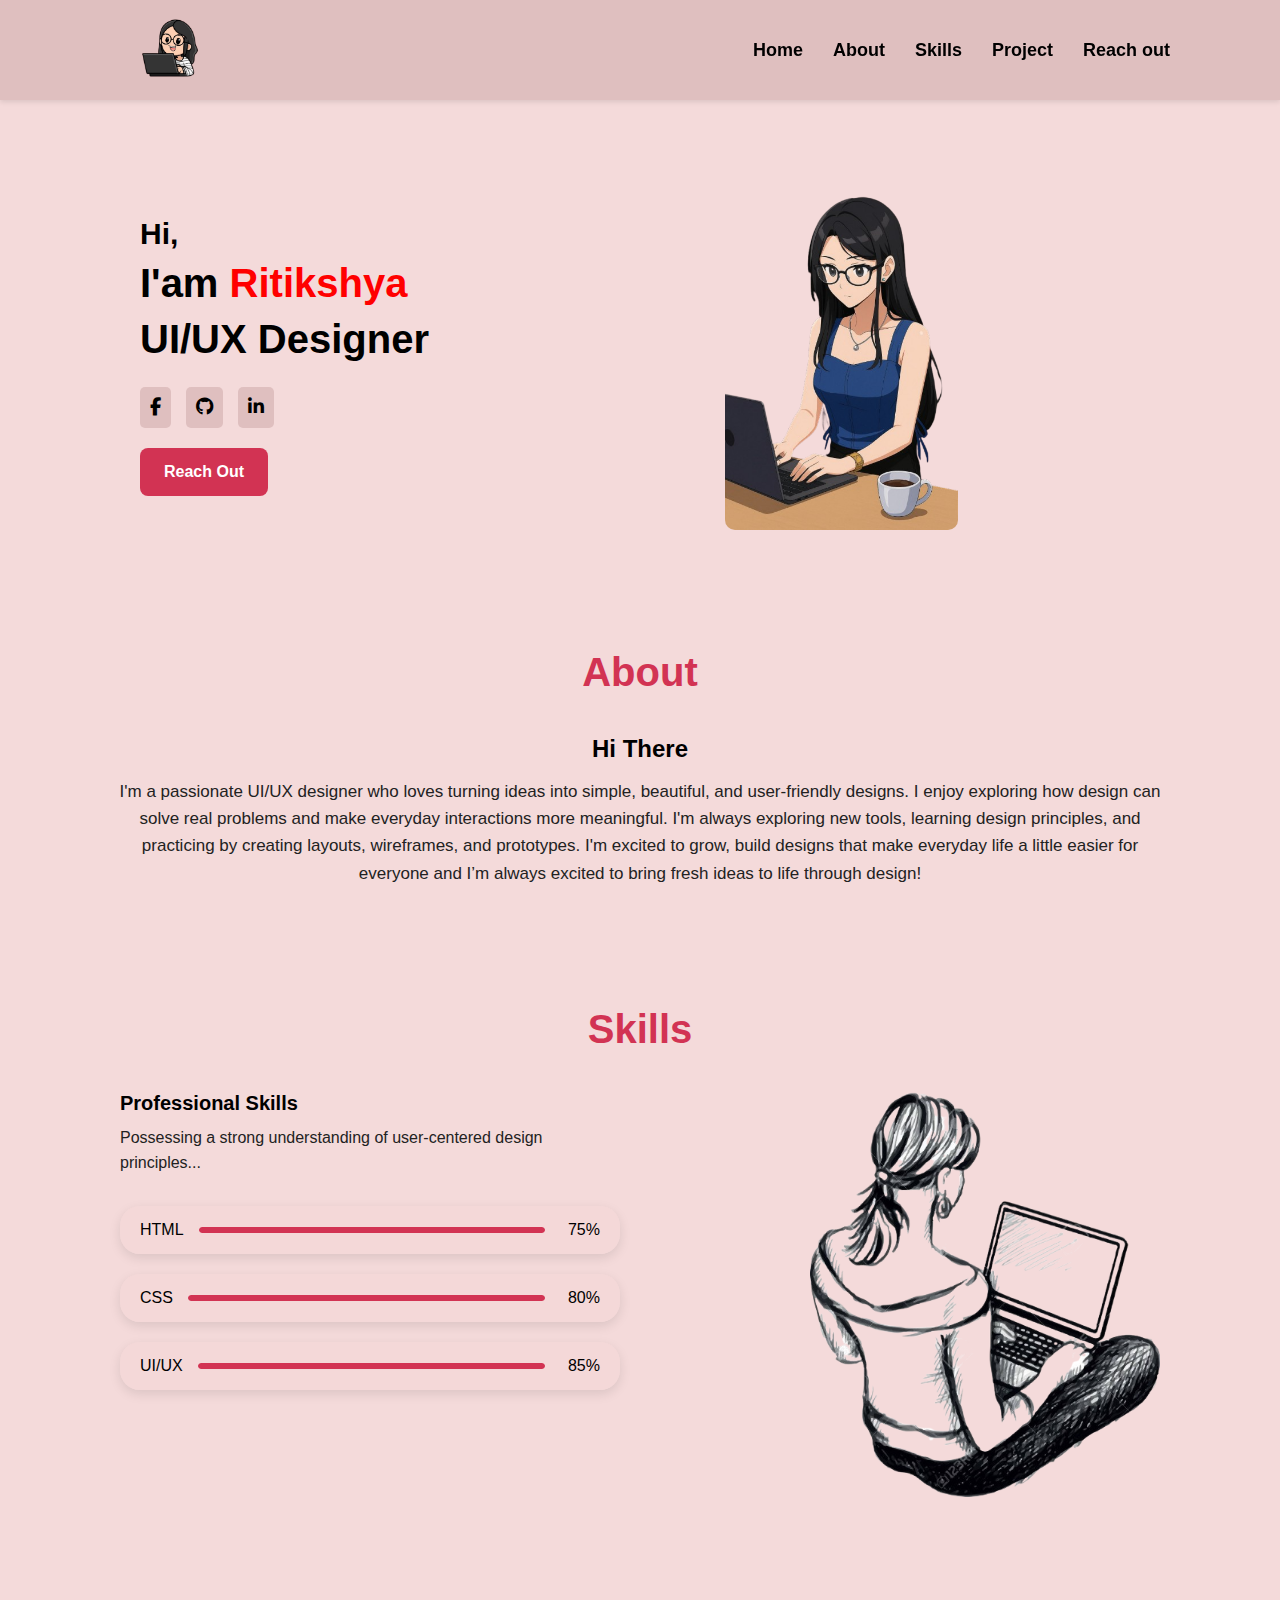
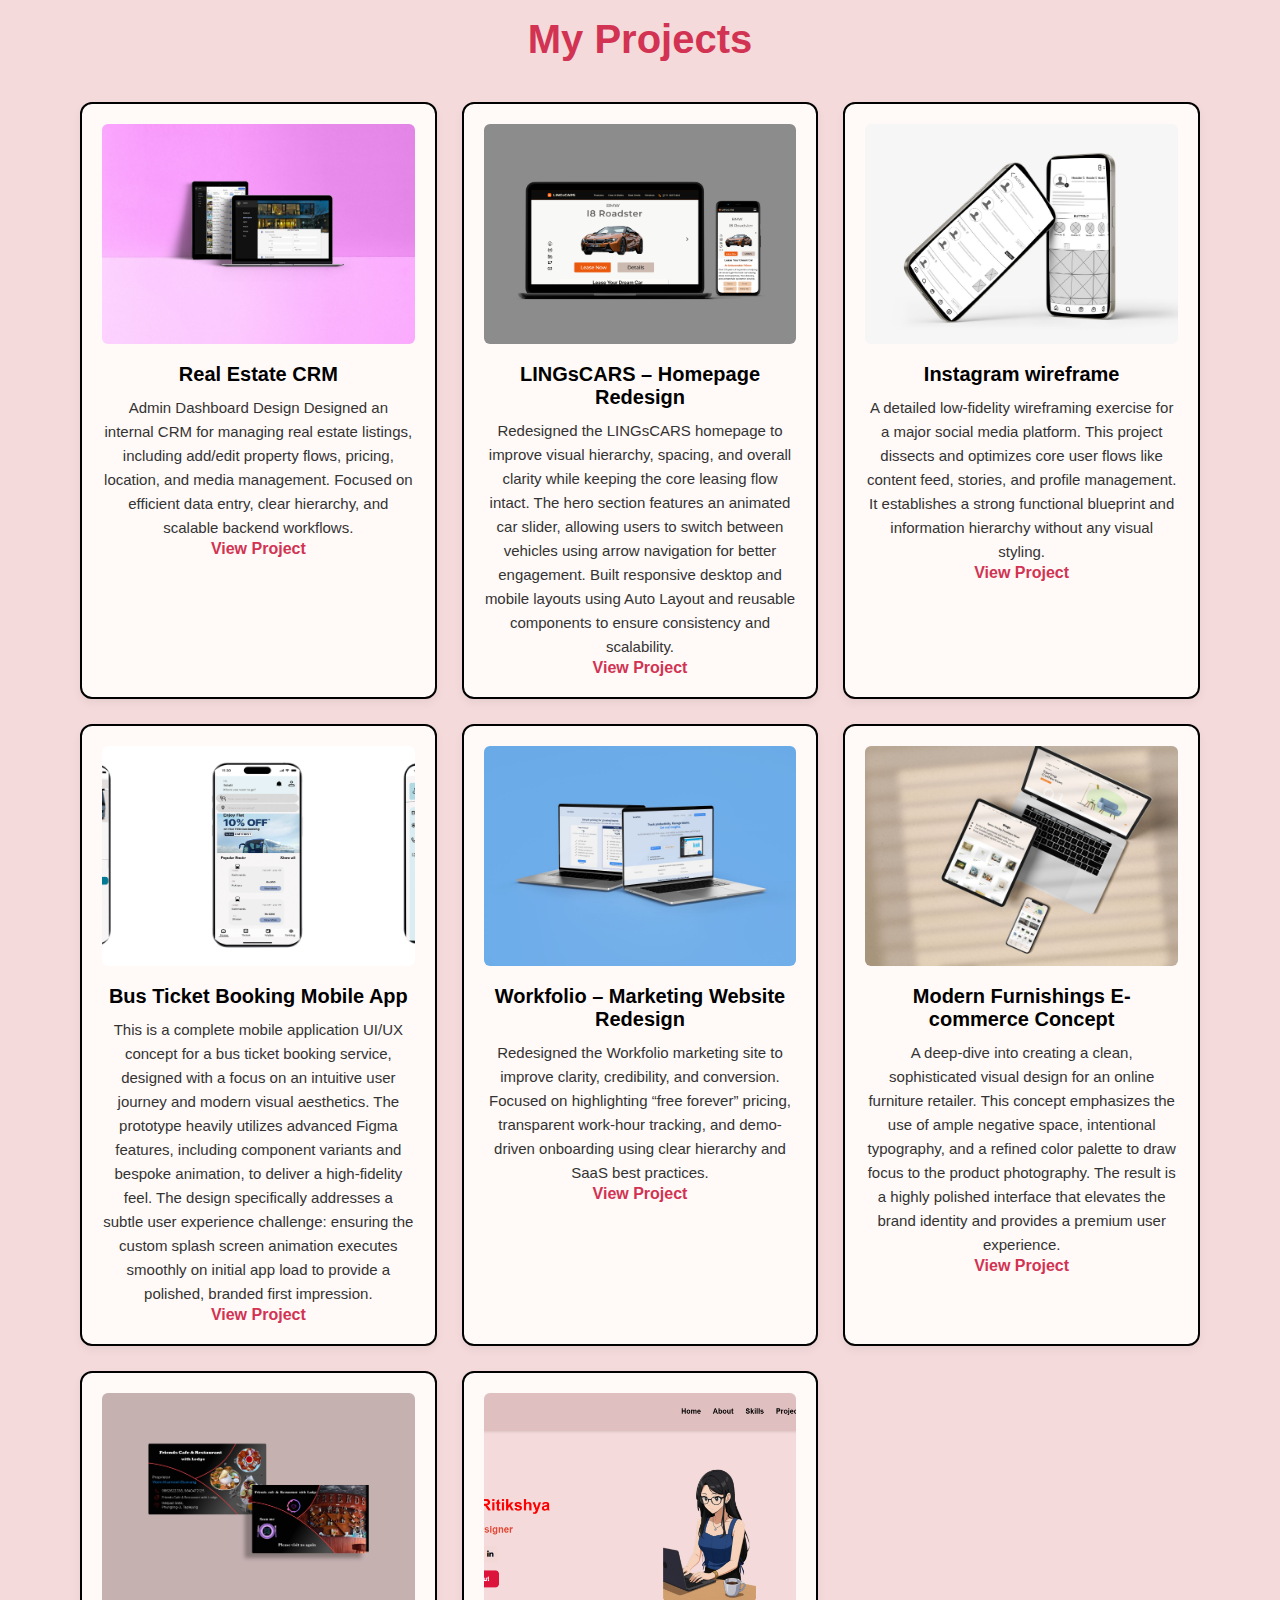
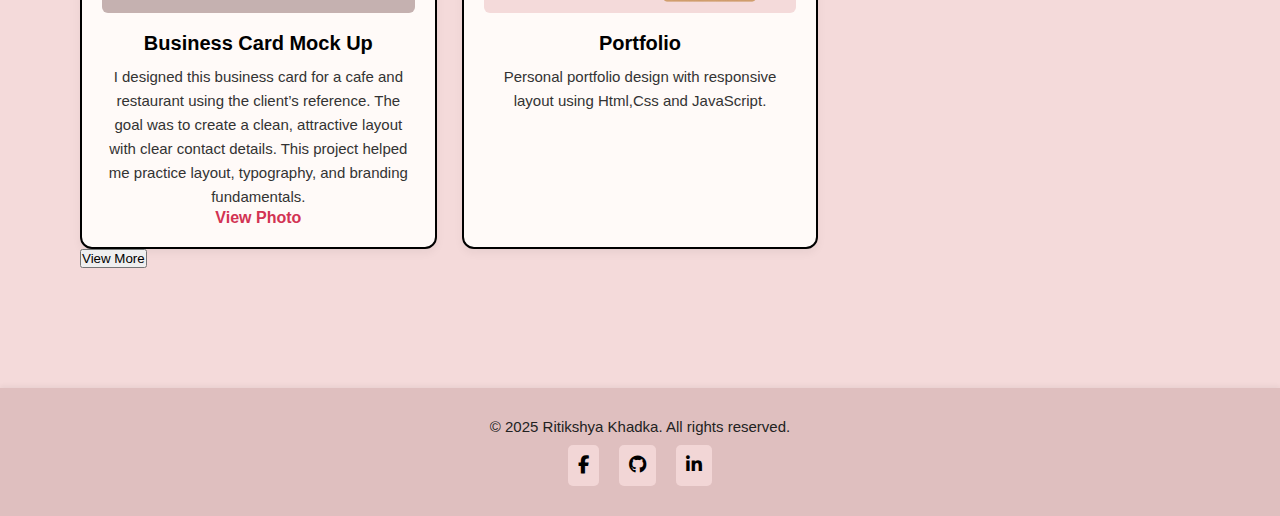
<file: index.html>
<!-- <!DOCTYPE html>
<html lang="en">
<head>
  <meta charset="UTF-8" />
  <meta name="viewport" content="width=device-width, initial-scale=1.0"/>
  <title>Ritssz - Portfolio</title>
  <link rel="stylesheet" href="https://cdnjs.cloudflare.com/ajax/libs/font-awesome/6.4.0/css/all.min.css">
  <link rel="stylesheet" href="stylee.css" />
</head>
<body>
  <header>
    <div class="nav-container">
      <div class="logo">
        <img src="icon.png" alt="Logo" />
      </div>
      <input type="checkbox" id="menu-toggle" />
      <label for="menu-toggle" class="hamburger">
        <span></span><span></span><span></span>
      </label>
      <nav class="nav-menu">
        <ul>
          <li><a href="#home">Home</a></li>
          <li><a href="#about">About</a></li>
          <li><a href="#skills">Skills</a></li>
          <li><a href="#project">Project</a></li>
          <li><a href="#contact">Reach out</a></li>
        </ul>
      </nav>
    </div>
  </header>

  <main id="home">
    <section class="intro-section">
      <div class="intro-container">
        <div class="text-content">
          <p>Hi,</p>
          <h1>I'am <span style="color: Red;">Ritikshya</span></h1>
          <h4><span style="color: rgba(226, 61, 39, 0.925); font-size: x-large;">UI/UX Designer</span></h4>
          <div class="social-icons">
            <a href="#"><i class="fab fa-facebook-f"></i></a>
            <a href="https://github.com/Ritikshya"><i class="fab fa-github"></i></a>
            <a href="https://www.linkedin.com/in/ritikshya-khadka"><i class="fab fa-linkedin-in"></i></a>
          </div>
          <a href="#contactModal" class="contact-btn">Reach Out</a>
        </div>
        <div class="intro-image">
          <img src="intro.png" alt="Ritikshya" />
        </div>
      </div>
    </section>

    <section id="about" class="about-section">
      <h2 class="section-title">About</h2>
      <div class="about-wrapper">
        <h2>Hi There</h2>
        <p>
          
        </p>I'm a passionate UI/UX designer who loves turning ideas into simple, beautiful, and
          user-friendly designs. I enjoy exploring how design can solve real problems and make everyday
          interactions more meaningful. I'm always exploring new tools, learning design principles, and
          practicing by creating layouts, wireframes, and prototypes. I'm excited to grow, build designs that
          make everyday life a little easier for everyone and I’m always excited to bring fresh ideas to life
          through design!
      </div>
    </section>

    <section class="skills-section" id="skills">
      <h2 class="section-title">Skills</h2>
      <div class="skills-container">
        <div class="skills-left">
          <div class="skills-text">
            <h3><strong>Professional Skills</strong></h3>
            <p>
              Possessing a strong understanding of user-centered design principles...
            </p>
          </div>

          <div class="skill">
            <span>HTML</span>
            <div class="progress-bar"><div class="progress" style="--target-width: 75%;"></div></div>
            <span class="percent">75%</span>
          </div>

          <div class="skill">
            <span>CSS</span>
            <div class="progress-bar"><div class="progress" style="--target-width: 80%;"></div></div>
            <span class="percent">80%</span>
          </div>

          <div class="skill">
            <span>UI/UX</span>
            <div class="progress-bar"><div class="progress" style="--target-width: 60%;"></div></div>
            <span class="percent">60%</span>
          </div>
        </div>
        <div class="skills-image">
          <img src="bb.png" alt="Skill Image" />
        </div>
      </div>
    </section>

    <section class="project-section" id="project">
      <h2 class="section-title">My Projects</h2>
      <div class="projects-grid">
        <div class="project-card">
          <img src="hms.jpg" alt="HMS">
          <h3><a href="#">view project </a></h3>
          <p>UI for managing hostel tasks like room booking, student details, and payments.</p>
        </div>
        <div class="project-card">
          <img src="cms.jpeg" alt="CMS">
          <h3><a href="#">Contract Management System</a></h3>
          <p>Used to manage contracts efficiently.</p>
        </div>
        <div class="project-card">
          <img src="cafe.jpg" alt="Cafe">
          <h3><a href="#">WAN-EM Cafe</a></h3>
          <p>Website layout and content management for cafe.</p>
        </div>
        <div class="project-card">
          <img src="pf.png" alt="Portfolio">
          <h3><a href="#">Portfolio</a></h3>
          <p>Personal portfolio design with responsive layout.</p>
        </div>
      </div>
    </section>
  </main>

  <footer class="site-footer" id="contact">
    <div class="footer-content">
      <p>&copy; 2025 Ritikshya Khadka. All rights reserved.</p>
      <div class="footer-social-icons">
        <a href="#"><i class="fab fa-facebook-f"></i></a>
        <a href="https://github.com/Ritikshya"><i class="fab fa-github"></i></a>
        <a href="https://www.linkedin.com/in/ritikshya-khadka"><i class="fab fa-linkedin-in"></i></a>
      </div>
    </div>
  </footer>

  <div id="contactModal" class="modal">
    <div class="modal-content">
      <a href="#" class="close-btn">&times;</a>
      <h2>Contact Me</h2>
      <form>
        <input type="text" placeholder="Your Name" required />
        <input type="email" placeholder="Your Email" required />
        <textarea rows="4" placeholder="Your Message" required></textarea>
        <button type="submit">Send Message</button>
      </form>
    </div>
  </div>
</body>
</html> -->
<!DOCTYPE html>
<html lang="en">
<head>
  <meta charset="UTF-8" />
  <meta name="viewport" content="width=device-width, initial-scale=1.0"/>
  <title>Ritssz - Portfolio</title>
  <link rel="stylesheet" href="https://cdnjs.cloudflare.com/ajax/libs/font-awesome/6.4.0/css/all.min.css">
  <link rel="stylesheet" href="stylee.css" />
</head>
<body>
  <!-- Contact Modal -->
  <div id="contactModal" class="modal">
    <div class="modal-content">
      <span class="close">&times;</span>
      <h2>Reach Out</h2>
      <form id="contactForm">
        <label for="name">Your Name</label>
        <input type="text" id="name" name="name" required>

        <label for="phone">Phone Number</label>
        <input type="tel" id="phone" name="phone" required pattern="[0-9]{10}">

        <label for="email">Email</label>
        <input type="email" id="email" name="email" required>

        <button type="submit" class="send-btn">Send</button>
      </form>
      <p id="successMsg" class="success-message">Message sent successfully ✅</p>
    </div>
  </div>

  <!-- Header -->
  <header>
    <div class="nav-container">
      <div class="logo">
        <img src="icon.png" alt="Logo" />
      </div>
      <input type="checkbox" id="menu-toggle" />
      <label for="menu-toggle" class="hamburger">
        <span></span><span></span><span></span>
      </label>
      <nav class="nav-menu">
        <ul>
          <li><a href="#home">Home</a></li>
          <li><a href="#about">About</a></li>
          <li><a href="#skills">Skills</a></li>
          <li><a href="#project">Project</a></li>
          <li><a href="#contactModal">Reach out</a></li>
        </ul>
      </nav>
    </div>
  </header>

  <!-- Main -->
  <main id="home">
    <!-- Intro -->
    <section class="intro-section">
      <div class="intro-container">
        <div class="text-content">
          <p>Hi,</p>
          <h1>I'am <span style="color: Red;">Ritikshya</span></h1>
          <h4><span class="sub-highlight">UI/UX Designer</span></h4>
          <div class="social-icons">
            <a href="#"><i class="fab fa-facebook-f"></i></a>
             <a href="https://github.com/Ritikshya" target="_blank" rel="noopener noreferrer">
            <i class="fab fa-github"></i></a>
                <a href="https://www.linkedin.com/in/ritikshya-khadka-6ab153355/" target="_blank" rel="noopener noreferrer">
  <i class="fab fa-linkedin-in"></i>
          </div>
          <a href="#contactModal" class="contact-btn">Reach Out</a>
        </div>
        <div class="intro-image">
          <img src="intro.png" alt="Ritikshya" />
        </div>
      </div>
    </section>

    <!-- About -->
    <section id="about" class="about-section">
      <h2 class="section-title">About</h2>
      <div class="about-wrapper">
        <h2>Hi There</h2>
        <p>
          I'm a passionate UI/UX designer who loves turning ideas into simple, beautiful, and
          user-friendly designs. I enjoy exploring how design can solve real problems and make everyday
          interactions more meaningful. I'm always exploring new tools, learning design principles, and
          practicing by creating layouts, wireframes, and prototypes. I'm excited to grow, build designs that
          make everyday life a little easier for everyone and I’m always excited to bring fresh ideas to life
          through design!
        </p>
      </div>
    </section>

    <!-- Skills -->
    <section class="skills-section" id="skills">
      <h2 class="section-title">Skills</h2>
      <div class="skills-container">
        <div class="skills-left">
          <div class="skills-text">
            <h3><strong>Professional Skills</strong></h3>
            <p>Possessing a strong understanding of user-centered design principles...</p>
          </div>

          <div class="skill">
            <span>HTML</span>
            <div class="progress-bar"><div class="progress" style="--target-width: 75%;"></div></div>
            <span class="percent">75%</span>
          </div>

          <div class="skill">
            <span>CSS</span>
            <div class="progress-bar"><div class="progress" style="--target-width: 80%;"></div></div>
            <span class="percent">80%</span>
          </div>

          <div class="skill">
            <span>UI/UX</span>
            <div class="progress-bar"><div class="progress" style="--target-width: 85%;"></div></div>
            <span class="percent">85%</span>
          </div>
        </div>
        <div class="skills-image">
          <img src="bb.png" alt="Skill Image" />
        </div>
      </div>
    </section>

    <!-- Projects -->
    <section class="project-section" id="project">
      <h2 class="section-title">My Projects</h2>
      <div class="projects-grid">
  

         <div class="project-card">
          <img src="new3.jpg" alt="Portfolio">
          <h3>Real Estate CRM </h3>
          <p>Admin Dashboard Design
Designed an internal CRM for managing real estate listings, including add/edit property flows, pricing, location, and media management. Focused 
on efficient data entry, clear hierarchy, and scalable backend workflows.</p>
 <h4><a href="https://www.figma.com/proto/xuy4DjFx43ECcYcXmSqC7a/Ritssz-s-team-library?node-id=4320-116&t=aEUI0WgDdpC4NzLM-0&scaling=scale-down-width&content-scaling=fixed&page-id=3317%3A2&starting-point-node-id=4320%3A116" target="_blank">View Project</a></h4>
        </div>
        <div class="project-card">
          <img src="new2.png" alt="Portfolio">
          <h3>LINGsCARS – Homepage Redesign </h3>
          <p>Redesigned the LINGsCARS homepage to improve visual hierarchy, spacing, and overall clarity while keeping the core leasing flow intact. The hero section features an animated car slider, allowing users to switch between vehicles using arrow navigation for better engagement. Built responsive desktop and mobile layouts
             using Auto Layout and reusable components to ensure consistency and scalability.</p>
 <h4><a href="https://www.figma.com/proto/xuy4DjFx43ECcYcXmSqC7a/Ritssz-s-team-library?node-id=4723-6&t=aEUI0WgDdpC4NzLM-0&scaling=scale-down-width&content-scaling=fixed&page-id=0%3A1&starting-point-node-id=4723%3A6&hide-ui=1" target="_blank">View Project</a></h4>
        </div>
        <div class="project-card">
          <img src="project3.jpg" alt="instra">
          <h3>Instagram wireframe</h3>
          <p>A detailed low-fidelity wireframing exercise for a major social media platform. 
            This project dissects and optimizes core user flows like content feed, stories, and profile management. It establishes a strong 
            functional blueprint and information hierarchy without any visual styling.</p>
          <h4><a href="https://www.figma.com/proto/xuy4DjFx43ECcYcXmSqC7a/Ritssz-s-team-library?node-id=4632-101&t=cbmtAR3fFjAnvsK1-0&scaling=scale-down-width&content-scaling=fixed&page-id=3343%3A77&hide-ui=1" target="_blank">View Project</a></h4>
        </div>
        <div class="project-card">
          <img src="project2.png" alt="CMS">
          <h3>Bus Ticket Booking Mobile App</h3>
          <p>This is a complete mobile application UI/UX concept for a bus ticket booking service, designed 
            with a focus on an intuitive user journey and modern visual aesthetics. The prototype heavily
             utilizes advanced Figma features, including component variants and bespoke animation, to deliver
              a high-fidelity feel. The design specifically addresses a subtle user experience challenge: ensuring 
              the custom splash screen animation executes smoothly on initial app load to provide a polished, branded first impression.</p>
          <h4><a href="https://www.figma.com/proto/xuy4DjFx43ECcYcXmSqC7a/Ritssz-s-team-library?node-id=3594-359&t=z6zc11duTkYJid5y-1&scaling=min-zoom&content-scaling=fixed&page-id=3529%3A2&starting-point-node-id=4083%3A308"  target="_blank">View Project</a></h4>
        </div>
         <div class="project-card">
          <img src="new1.jpg" alt="CMS">
          <h3>Workfolio – Marketing Website Redesign</h3>
          <p>Redesigned the Workfolio marketing site to improve clarity, credibility, and conversion. Focused on highlighting “free forever” pricing, transparent work-hour tracking, 
            and demo-driven onboarding using clear hierarchy and SaaS best practices.</p>
          <h4><a href="https://www.figma.com/proto/xuy4DjFx43ECcYcXmSqC7a/Ritssz-s-team-library?node-id=4436-1369&t=aEUI0WgDdpC4NzLM-0&scaling=scale-down-width&content-scaling=fixed&page-id=3317%3A2&starting-point-node-id=4436%3A1369&hide-ui=1"  target="_blank">View Project</a></h4>
        </div>
         <div class="project-card hidden-project">
          <img src="project1.jpg" alt="HMS">
          <h3>Modern Furnishings E-commerce Concept</h3>
          <p>A deep-dive into creating a clean, sophisticated visual design for an online furniture retailer.
             This concept emphasizes the use of ample negative space, intentional typography, and a refined 
             color palette to draw focus to the product photography. The result is a highly polished
             interface that elevates the brand identity and provides a premium user experience.</p>
          <h4><a href="https://www.figma.com/proto/xuy4DjFx43ECcYcXmSqC7a/Ritssz-s-team-library?node-id=4632-424&t=MgupjMUQ7k8IxseV-0&scaling=scale-down-width&content-scaling=fixed&page-id=3343%3A77&hide-ui=1" target="_blank">View Project</a></h4>
        </div>
        
       
         <div class="project-card hidden-project">
          <img src="business Card.jpg" alt="CMS">
          <h3>Business Card Mock Up</h3>
          <p>I designed this business card for a cafe and restaurant using the client’s reference.
The goal was to create a clean, attractive layout with clear contact details.
This project helped me practice layout, typography, and branding fundamentals.</p>
          <h4><a href="business Card.jpg" target="_blank">View Photo</a></h4>
        </div>
        <div class="project-card hidden-project">
          <img src="pf.png" alt="Portfolio">
          <h3>Portfolio</h3>
          <p>Personal portfolio design with responsive layout using Html,Css and JavaScript.</p>
        </div>
      </div>
      <div class="view-more-container">
  <button id="toggleProjectsBtn">View More</button>
</div>

    </section>
  </main>

  <!-- Footer -->
  <footer class="site-footer">
    <div class="footer-content">
      <p>&copy; 2025 Ritikshya Khadka. All rights reserved.</p>
      <div class="footer-social-icons">
        <a href="#"><i class="fab fa-facebook-f"></i></a>
         <a href="https://github.com/Ritikshya" target="_blank" rel="noopener noreferrer">
            <i class="fab fa-github"></i></a>
           <a href="https://www.linkedin.com/in/ritikshya-khadka-6ab153355/" target="_blank" rel="noopener noreferrer">
  <i class="fab fa-linkedin-in"></i>
      </div>
    </div>
  </footer>

  <!-- JS for Modal -->
  <script>
    const modal = document.getElementById("contactModal");
    const openBtns = document.querySelectorAll('a[href="#contactModal"], .contact-btn');
    const closeBtn = document.querySelector(".close");
    const form = document.getElementById("contactForm");
    const successMsg = document.getElementById("successMsg");

    openBtns.forEach(btn => {
      btn.addEventListener("click", (e) => {
        e.preventDefault();
        modal.style.display = "flex";
        successMsg.style.display = "none";
        form.reset();
      });
    });

    closeBtn.addEventListener("click", () => modal.style.display = "none");
    window.addEventListener("click", (e) => { if (e.target === modal) modal.style.display = "none"; });

    form.addEventListener("submit", function(e) {
      e.preventDefault();
      successMsg.style.display = "block";
      form.reset();
    });

  // View More Projects

  const toggleBtn = document.getElementById("toggleProjectsBtn");
  const hiddenProjects = document.querySelectorAll(".hidden-project");

  let expanded = false;

  toggleBtn.addEventListener("click", () => {
    expanded = !expanded;

    hiddenProjects.forEach(project => {
      project.style.display = expanded ? "block" : "none";
    });

    toggleBtn.textContent = expanded ? "View Less" : "View More";

    if (!expanded) {
      document.getElementById("project").scrollIntoView({ behavior: "smooth" });
    }
  });




  </script>
</body>
</html>
</file>
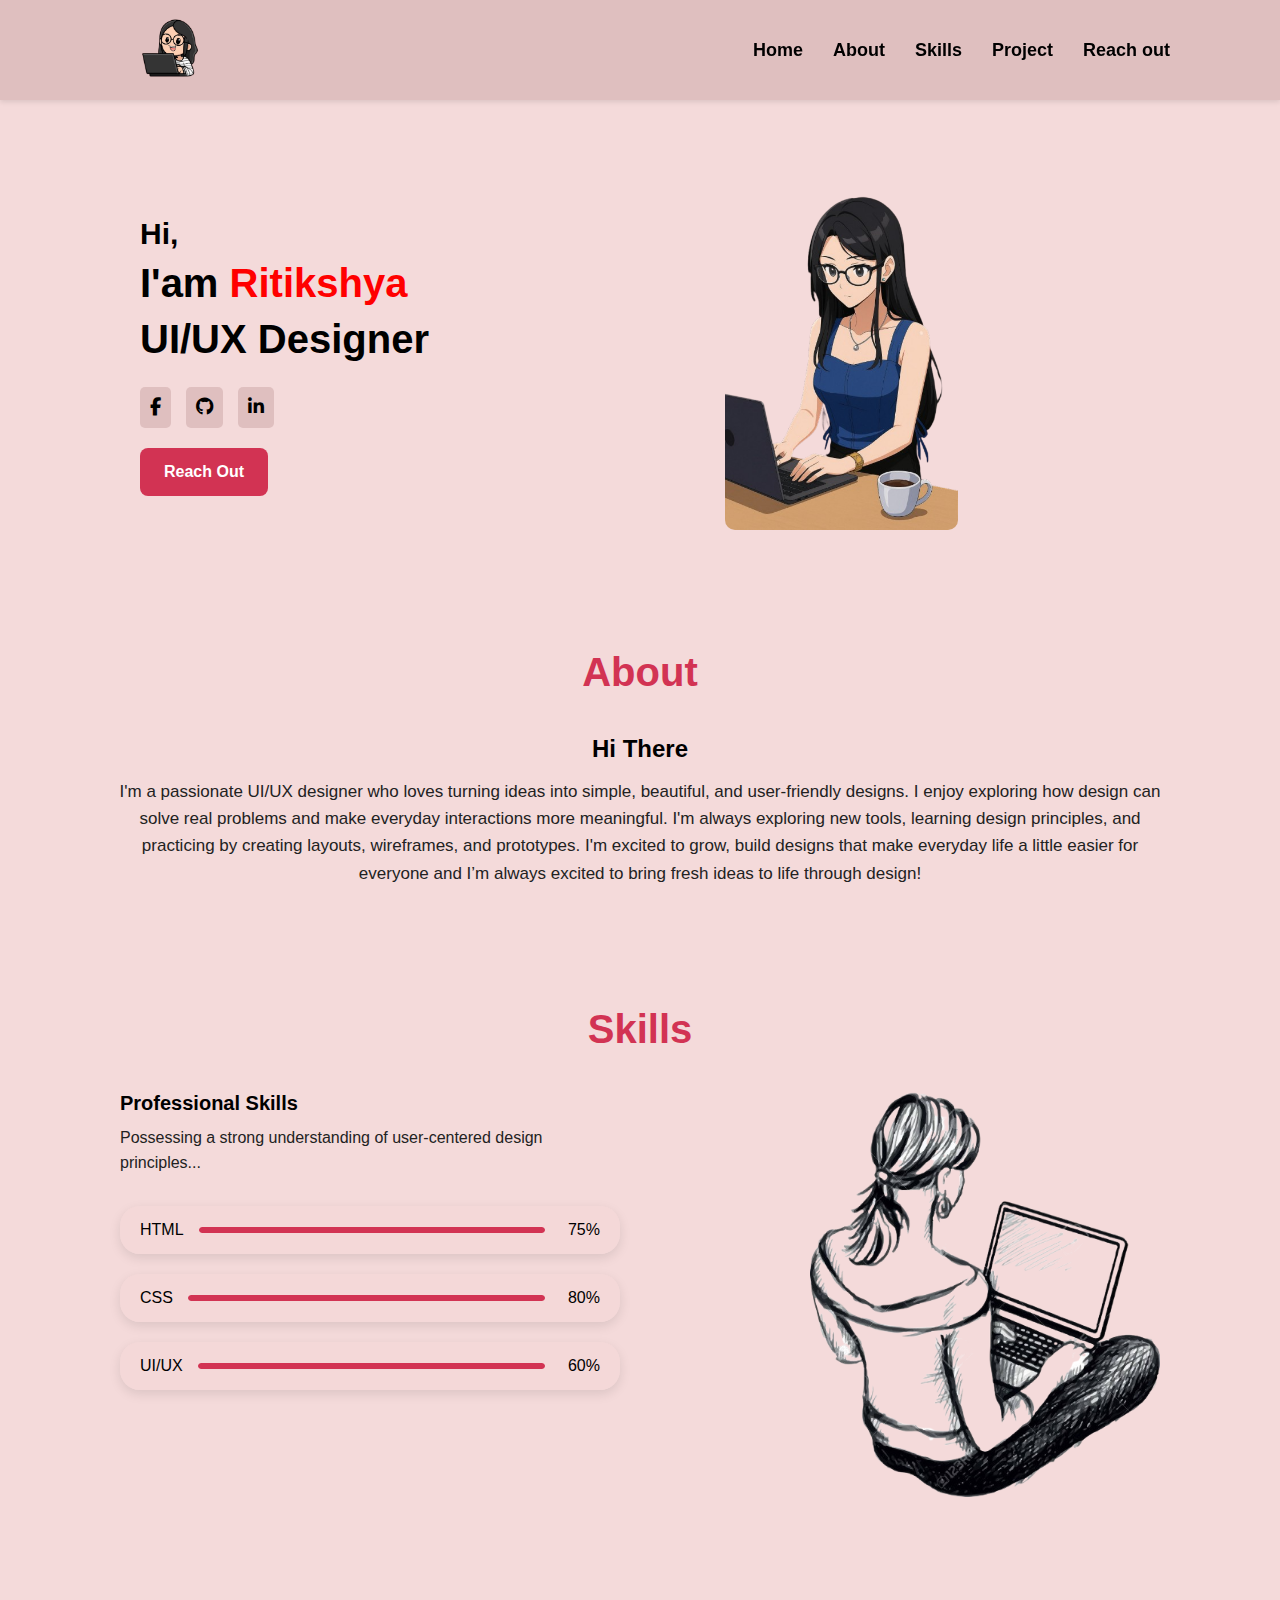
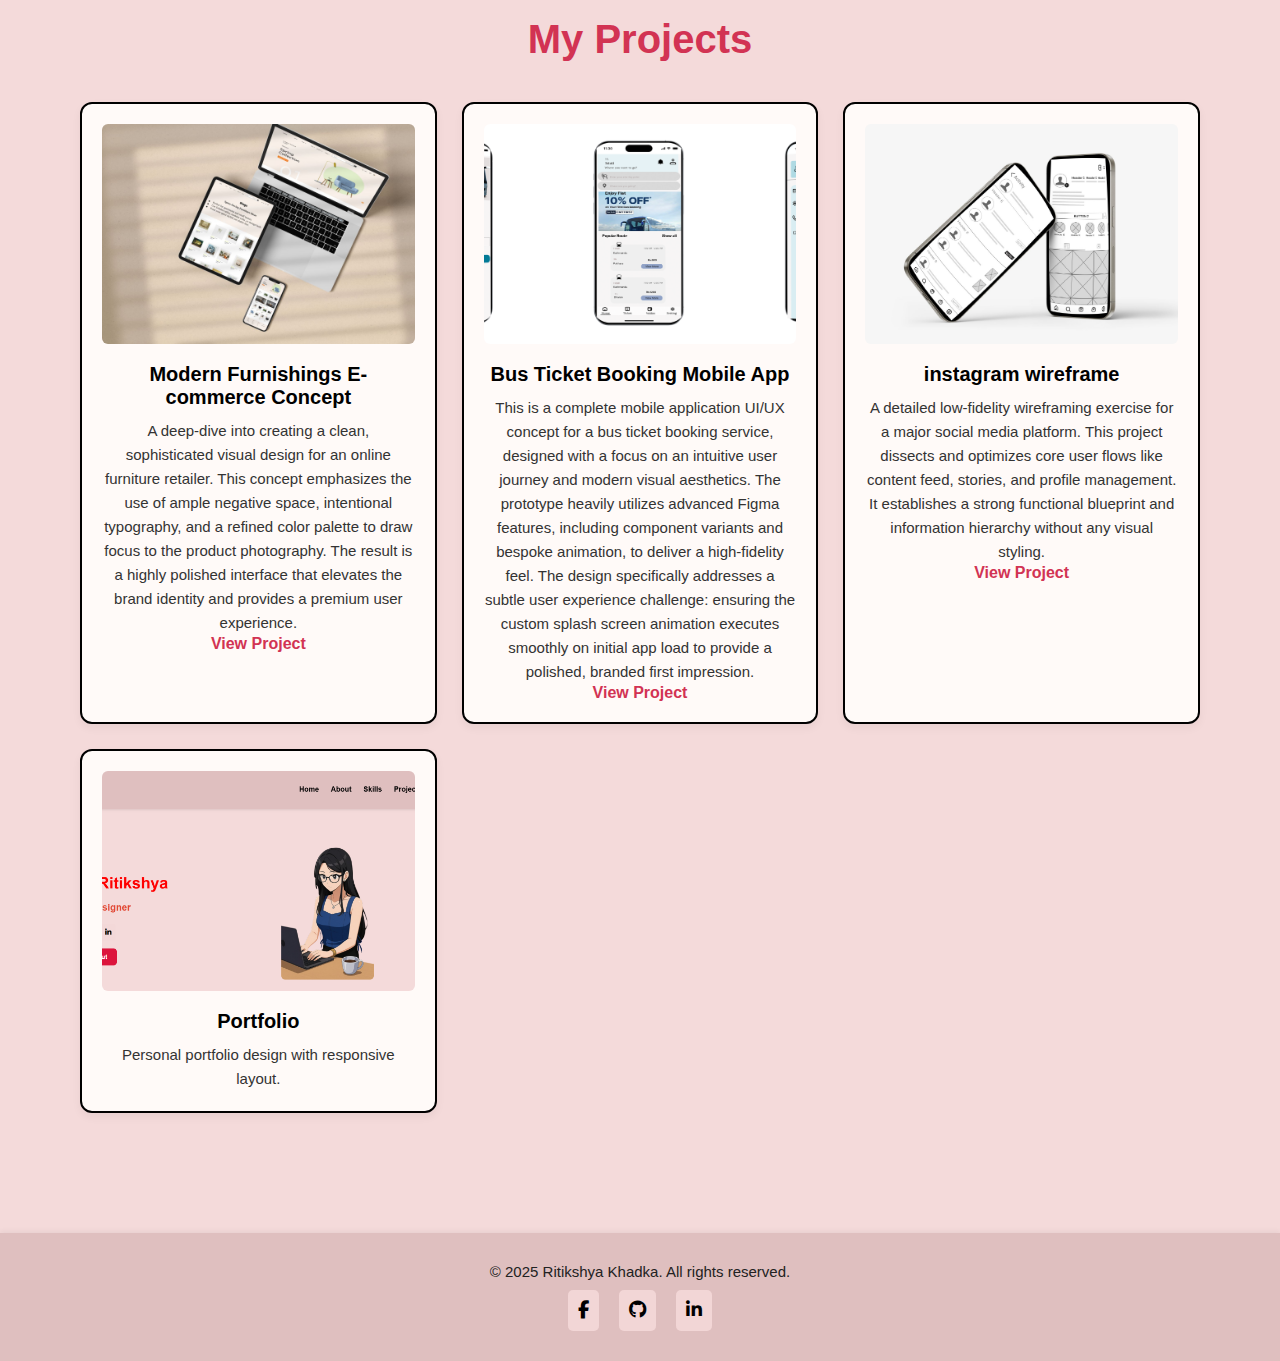
<file: oldindex.html>
<!-- <!DOCTYPE html>
<html lang="en">
<head>
  <meta charset="UTF-8" />
  <meta name="viewport" content="width=device-width, initial-scale=1.0"/>
  <title>Ritssz - Portfolio</title>
  <link rel="stylesheet" href="https://cdnjs.cloudflare.com/ajax/libs/font-awesome/6.4.0/css/all.min.css">
  <link rel="stylesheet" href="stylee.css" />
</head>
<body>
  <header>
    <div class="nav-container">
      <div class="logo">
        <img src="icon.png" alt="Logo" />
      </div>
      <input type="checkbox" id="menu-toggle" />
      <label for="menu-toggle" class="hamburger">
        <span></span><span></span><span></span>
      </label>
      <nav class="nav-menu">
        <ul>
          <li><a href="#home">Home</a></li>
          <li><a href="#about">About</a></li>
          <li><a href="#skills">Skills</a></li>
          <li><a href="#project">Project</a></li>
          <li><a href="#contact">Reach out</a></li>
        </ul>
      </nav>
    </div>
  </header>

  <main id="home">
    <section class="intro-section">
      <div class="intro-container">
        <div class="text-content">
          <p>Hi,</p>
          <h1>I'am <span style="color: Red;">Ritikshya</span></h1>
          <h4><span style="color: rgba(226, 61, 39, 0.925); font-size: x-large;">UI/UX Designer</span></h4>
          <div class="social-icons">
            <a href="#"><i class="fab fa-facebook-f"></i></a>
            <a href="https://github.com/Ritikshya"><i class="fab fa-github"></i></a>
            <a href="https://www.linkedin.com/in/ritikshya-khadka"><i class="fab fa-linkedin-in"></i></a>
          </div>
          <a href="#contactModal" class="contact-btn">Reach Out</a>
        </div>
        <div class="intro-image">
          <img src="intro.png" alt="Ritikshya" />
        </div>
      </div>
    </section>

    <section id="about" class="about-section">
      <h2 class="section-title">About</h2>
      <div class="about-wrapper">
        <h2>Hi There</h2>
        <p>
          
        </p>I'm a passionate UI/UX designer who loves turning ideas into simple, beautiful, and
          user-friendly designs. I enjoy exploring how design can solve real problems and make everyday
          interactions more meaningful. I'm always exploring new tools, learning design principles, and
          practicing by creating layouts, wireframes, and prototypes. I'm excited to grow, build designs that
          make everyday life a little easier for everyone and I’m always excited to bring fresh ideas to life
          through design!
      </div>
    </section>

    <section class="skills-section" id="skills">
      <h2 class="section-title">Skills</h2>
      <div class="skills-container">
        <div class="skills-left">
          <div class="skills-text">
            <h3><strong>Professional Skills</strong></h3>
            <p>
              Possessing a strong understanding of user-centered design principles...
            </p>
          </div>

          <div class="skill">
            <span>HTML</span>
            <div class="progress-bar"><div class="progress" style="--target-width: 75%;"></div></div>
            <span class="percent">75%</span>
          </div>

          <div class="skill">
            <span>CSS</span>
            <div class="progress-bar"><div class="progress" style="--target-width: 80%;"></div></div>
            <span class="percent">80%</span>
          </div>

          <div class="skill">
            <span>UI/UX</span>
            <div class="progress-bar"><div class="progress" style="--target-width: 60%;"></div></div>
            <span class="percent">60%</span>
          </div>
        </div>
        <div class="skills-image">
          <img src="bb.png" alt="Skill Image" />
        </div>
      </div>
    </section>

    <section class="project-section" id="project">
      <h2 class="section-title">My Projects</h2>
      <div class="projects-grid">
        <div class="project-card">
          <img src="hms.jpg" alt="HMS">
          <h3><a href="#">view project </a></h3>
          <p>UI for managing hostel tasks like room booking, student details, and payments.</p>
        </div>
        <div class="project-card">
          <img src="cms.jpeg" alt="CMS">
          <h3><a href="#">Contract Management System</a></h3>
          <p>Used to manage contracts efficiently.</p>
        </div>
        <div class="project-card">
          <img src="cafe.jpg" alt="Cafe">
          <h3><a href="#">WAN-EM Cafe</a></h3>
          <p>Website layout and content management for cafe.</p>
        </div>
        <div class="project-card">
          <img src="pf.png" alt="Portfolio">
          <h3><a href="#">Portfolio</a></h3>
          <p>Personal portfolio design with responsive layout.</p>
        </div>
      </div>
    </section>
  </main>

  <footer class="site-footer" id="contact">
    <div class="footer-content">
      <p>&copy; 2025 Ritikshya Khadka. All rights reserved.</p>
      <div class="footer-social-icons">
        <a href="#"><i class="fab fa-facebook-f"></i></a>
        <a href="https://github.com/Ritikshya"><i class="fab fa-github"></i></a>
        <a href="https://www.linkedin.com/in/ritikshya-khadka"><i class="fab fa-linkedin-in"></i></a>
      </div>
    </div>
  </footer>

  <div id="contactModal" class="modal">
    <div class="modal-content">
      <a href="#" class="close-btn">&times;</a>
      <h2>Contact Me</h2>
      <form>
        <input type="text" placeholder="Your Name" required />
        <input type="email" placeholder="Your Email" required />
        <textarea rows="4" placeholder="Your Message" required></textarea>
        <button type="submit">Send Message</button>
      </form>
    </div>
  </div>
</body>
</html> -->
<!DOCTYPE html>
<html lang="en">
<head>
  <meta charset="UTF-8" />
  <meta name="viewport" content="width=device-width, initial-scale=1.0"/>
  <title>Ritssz - Portfolio</title>
  <link rel="stylesheet" href="https://cdnjs.cloudflare.com/ajax/libs/font-awesome/6.4.0/css/all.min.css">
  <link rel="stylesheet" href="stylee.css" />
</head>
<body>
  <!-- Contact Modal -->
  <div id="contactModal" class="modal">
    <div class="modal-content">
      <span class="close">&times;</span>
      <h2>Reach Out</h2>
      <form id="contactForm">
        <label for="name">Your Name</label>
        <input type="text" id="name" name="name" required>

        <label for="phone">Phone Number</label>
        <input type="tel" id="phone" name="phone" required pattern="[0-9]{10}">

        <label for="email">Email</label>
        <input type="email" id="email" name="email" required>

        <button type="submit" class="send-btn">Send</button>
      </form>
      <p id="successMsg" class="success-message">Message sent successfully ✅</p>
    </div>
  </div>

  <!-- Header -->
  <header>
    <div class="nav-container">
      <div class="logo">
        <img src="icon.png" alt="Logo" />
      </div>
      <input type="checkbox" id="menu-toggle" />
      <label for="menu-toggle" class="hamburger">
        <span></span><span></span><span></span>
      </label>
      <nav class="nav-menu">
        <ul>
          <li><a href="#home">Home</a></li>
          <li><a href="#about">About</a></li>
          <li><a href="#skills">Skills</a></li>
          <li><a href="#project">Project</a></li>
          <li><a href="#contactModal">Reach out</a></li>
        </ul>
      </nav>
    </div>
  </header>

  <!-- Main -->
  <main id="home">
    <!-- Intro -->
    <section class="intro-section">
      <div class="intro-container">
        <div class="text-content">
          <p>Hi,</p>
          <h1>I'am <span style="color: Red;">Ritikshya</span></h1>
          <h4><span class="sub-highlight">UI/UX Designer</span></h4>
          <div class="social-icons">
            <a href="#"><i class="fab fa-facebook-f"></i></a>
            <a href="https://github.com/Ritikshya"><i class="fab fa-github"></i></a>
            <a href="https://www.linkedin.com/in/ritikshya-khadka"><i class="fab fa-linkedin-in"></i></a>
          </div>
          <a href="#contactModal" class="contact-btn">Reach Out</a>
        </div>
        <div class="intro-image">
          <img src="intro.png" alt="Ritikshya" />
        </div>
      </div>
    </section>

    <!-- About -->
    <section id="about" class="about-section">
      <h2 class="section-title">About</h2>
      <div class="about-wrapper">
        <h2>Hi There</h2>
        <p>
          I'm a passionate UI/UX designer who loves turning ideas into simple, beautiful, and
          user-friendly designs. I enjoy exploring how design can solve real problems and make everyday
          interactions more meaningful. I'm always exploring new tools, learning design principles, and
          practicing by creating layouts, wireframes, and prototypes. I'm excited to grow, build designs that
          make everyday life a little easier for everyone and I’m always excited to bring fresh ideas to life
          through design!
        </p>
      </div>
    </section>

    <!-- Skills -->
    <section class="skills-section" id="skills">
      <h2 class="section-title">Skills</h2>
      <div class="skills-container">
        <div class="skills-left">
          <div class="skills-text">
            <h3><strong>Professional Skills</strong></h3>
            <p>Possessing a strong understanding of user-centered design principles...</p>
          </div>

          <div class="skill">
            <span>HTML</span>
            <div class="progress-bar"><div class="progress" style="--target-width: 75%;"></div></div>
            <span class="percent">75%</span>
          </div>

          <div class="skill">
            <span>CSS</span>
            <div class="progress-bar"><div class="progress" style="--target-width: 80%;"></div></div>
            <span class="percent">80%</span>
          </div>

          <div class="skill">
            <span>UI/UX</span>
            <div class="progress-bar"><div class="progress" style="--target-width: 60%;"></div></div>
            <span class="percent">60%</span>
          </div>
        </div>
        <div class="skills-image">
          <img src="bb.png" alt="Skill Image" />
        </div>
      </div>
    </section>

    <!-- Projects -->
    <section class="project-section" id="project">
      <h2 class="section-title">My Projects</h2>
      <div class="projects-grid">
        <div class="project-card">
          <img src="project1.jpg" alt="HMS">
          <h3>Modern Furnishings E-commerce Concept</h3>
          <p>A deep-dive into creating a clean, sophisticated visual design for an online furniture retailer.
             This concept emphasizes the use of ample negative space, intentional typography, and a refined 
             color palette to draw focus to the product photography. The result is a highly polished
             interface that elevates the brand identity and provides a premium user experience.</p>
          <h4><a href="https://www.figma.com/proto/xuy4DjFx43ECcYcXmSqC7a/Ritssz-s-team-library?node-id=3317-3054&t=0jAtIX5lfwnYOwAU-1&scaling=scale-down-width&content-scaling=fixed&page-id=3317%3A2&starting-point-node-id=3317%3A3054" target="_blank">View Project</a></h4>
        </div>
        <div class="project-card">
          <img src="project2.png" alt="CMS">
          <h3>Bus Ticket Booking Mobile App</h3>
          <p>This is a complete mobile application UI/UX concept for a bus ticket booking service, designed 
            with a focus on an intuitive user journey and modern visual aesthetics. The prototype heavily
             utilizes advanced Figma features, including component variants and bespoke animation, to deliver
              a high-fidelity feel. The design specifically addresses a subtle user experience challenge: ensuring 
              the custom splash screen animation executes smoothly on initial app load to provide a polished, branded first impression.</p>
          <h4><a href="https://www.figma.com/proto/xuy4DjFx43ECcYcXmSqC7a/Ritssz-s-team-library?node-id=3594-359&t=z6zc11duTkYJid5y-1&scaling=min-zoom&content-scaling=fixed&page-id=3529%3A2&starting-point-node-id=4083%3A308"  target="_blank">View Project</a></h4>
        </div>
        <div class="project-card">
          <img src="project3.jpg" alt="instra">
          <h3>instagram wireframe</h3>
          <p>A detailed low-fidelity wireframing exercise for a major social media platform. 
            This project dissects and optimizes core user flows like content feed, stories, and profile management. It establishes a strong 
            functional blueprint and information hierarchy without any visual styling.</p>
          <h4><a href="https://www.figma.com/proto/xuy4DjFx43ECcYcXmSqC7a/Ritssz-s-team-library?node-id=3317-2639&t=bVRy5ZjhCSQ41WS0-0&scaling=scale-down&content-scaling=fixed&page-id=3317%3A2&starting-point-node-id=3317%3A3054">View Project</a></h4>
        </div>
        <div class="project-card">
          <img src="pf.png" alt="Portfolio">
          <h3>Portfolio</h3>
          <p>Personal portfolio design with responsive layout.</p>
        </div>
      </div>
    </section>
  </main>

  <!-- Footer -->
  <footer class="site-footer">
    <div class="footer-content">
      <p>&copy; 2025 Ritikshya Khadka. All rights reserved.</p>
      <div class="footer-social-icons">
        <a href="#"><i class="fab fa-facebook-f"></i></a>
        <a href="https://github.com/Ritikshya"><i class="fab fa-github"></i></a>
        <a href="https://www.linkedin.com/in/ritikshya-khadka"><i class="fab fa-linkedin-in"></i></a>
      </div>
    </div>
  </footer>

  <!-- JS for Modal -->
  <script>
    const modal = document.getElementById("contactModal");
    const openBtns = document.querySelectorAll('a[href="#contactModal"], .contact-btn');
    const closeBtn = document.querySelector(".close");
    const form = document.getElementById("contactForm");
    const successMsg = document.getElementById("successMsg");

    openBtns.forEach(btn => {
      btn.addEventListener("click", (e) => {
        e.preventDefault();
        modal.style.display = "flex";
        successMsg.style.display = "none";
        form.reset();
      });
    });

    closeBtn.addEventListener("click", () => modal.style.display = "none");
    window.addEventListener("click", (e) => { if (e.target === modal) modal.style.display = "none"; });

    form.addEventListener("submit", function(e) {
      e.preventDefault();
      successMsg.style.display = "block";
      form.reset();
    });
  </script>
</body>
</html>
</file>
<file: stylee.css>
/* Reset and Base Styles */
* {
  margin: 0;
  padding: 0;
  box-sizing: border-box;
}

body {
  font-family: 'Poppins', sans-serif;
  background-color: rgba(243, 215, 215, 0.932);
  color: #000;
  display: flex;
  flex-direction: column;
  min-height: 100vh;
}

main {
  flex: 1;
  padding: 180px 60px 60px 60px;
}

/* Header Styles */
header {
  position: fixed;
  top: 0;
  left: 0;
  width: 100%;
  height: 100px;
  background-color: rgb(223, 191, 191);
  z-index: 1000;
  padding: 20px 40px;
  box-shadow: 0 2px 5px rgba(0, 0, 0, 0.1);
  display: flex;
  align-items: center;
}

.nav-container {
  display: flex;
  justify-content: space-between;
  align-items: center;
  width: 100%;
}

.logo img {
  width: 80px;
  margin-left: 90px;
}

nav.nav-menu ul {
  list-style: none;
  display: flex;
  gap: 30px;
  padding-right: 70px;
}

nav.nav-menu ul li a {
  text-decoration: none;
  color: #000;
  font-weight: 600;
  font-size: large;
  position: relative;
}

nav.nav-menu ul li a::after {
  content: '';
  position: absolute;
  width: 0;
  height: 2px;
  left: 0;
  bottom: -3px;
  background-color: red;
  transition: width 0.3s;
}

nav.nav-menu ul li a:hover::after {
  width: 100%;
}

/* Hamburger styles */
#menu-toggle {
  display: none;
}

.hamburger {
  display: none;
  flex-direction: column;
  cursor: pointer;
  padding-right: 30px;
}

.hamburger span {
  height: 3px;
  width: 25px;
  background: #000;
  margin: 4px 0;
  border-radius: 2px;
}

/* Intro Section */
.intro-section {
  width: 100%;
  padding: 0px;
}

.intro-container {
  display: flex;
  justify-content: space-between;
  align-items: center;
  flex-wrap: wrap;
  gap: 90px;
}

.text-content {
  flex: 1;
  min-width: 300px;
  padding-left: 80px;
}

.intro-image {
  flex: 1;
  display: flex;
  justify-content: start;
}

.intro-image img {
  max-width: 100%;
  height: auto;
  max-height: 350px;
  border-radius: 10px;
}

.text-content p,
.text-content h1,
.text-content h4 {
  line-height: 1.4;
  font-weight: bold;
}

.text-content p {
  font-size: 30px;
}

.text-content h1 {
  font-size: 40px;
}

.text-content h4 {
  font-size: 40px;
  margin-bottom: 20px;
}

.social-icons {
  display: flex;
  gap: 15px;
  margin-top: 20px;
}

.social-icons a {
  font-size: 18px;
  padding: 10px;
  background: rgb(223, 191, 191);
  color: black;
  border-radius: 5px;
  text-decoration: none;
  transition: 0.3s;
}

.social-icons a:hover {
  background-color: #000;
  color: #fff;
}

/* About Section */
.about-section {
  width: 100%;
  padding: 60px 0;
  margin-top: 60px;
}

.about-wrapper {
  width: 90%;
  margin: 0 auto;
  text-align: center;
}

.about-wrapper h2 {
  font-size: 24px;
  margin-bottom: 15px;
}

.about-wrapper p {
  font-size: 17px;
  line-height: 1.6;
  color: #222;
}

/* Skills Section */
.skills-section {
  width: 100%;
  padding: 60px;
}

.section-title {
  text-align: center;
  font-size: 40px;
  font-weight: bold;
  color: rgb(210, 51, 83);
  margin-bottom: 40px;
}

.skills-container {
  display: flex;
  justify-content: space-between;
  gap: 40px;
  flex-wrap: wrap;
}

.skills-left {
  flex: 1;
  min-width: 300px;
}

.skills-image {
  flex: 1;
  display: flex;
  justify-content: flex-end;
}

.skills-image img {
  max-width: 350px;
  width: 100%;
}

.skills-text {
  margin-bottom: 30px;
}

.skills-text h3 {
  font-size: 20px;
  margin-bottom: 10px;
}

.skills-text p {
  color: #222;
  font-size: 16px;
  line-height: 1.6;
}

.skill {
  display: flex;
  align-items: center;
  justify-content: space-between;
  background: rgba(243, 215, 215, 0.932);
  padding: 15px 20px;
  border-radius: 20px;
  margin-bottom: 20px;
  box-shadow: 0 4px 12px rgba(0, 0, 0, 0.1);
}

.progress-bar {
  flex: 1;
  height: 6px;
  background-color: rgba(243, 215, 215, 0.932);
  margin: 0 15px;
  border-radius: 4px;
  overflow: hidden;
}

.progress {
  height: 100%;
  background-color: rgb(210, 51, 83);
  border-radius: 4px;
  animation: grow 3s forwards;
}

@keyframes grow {
  from { width: 0%; }
  to { width: var(--target-width); }
}

.percent {
  min-width: 40px;
  text-align: right;
}

/* Projects Section */

.project-section {
  padding: 60px 20px;
}

.projects-grid {
  display: grid;
  grid-template-columns: repeat(auto-fit, minmax(280px, 1fr));
  gap: 25px;
  justify-content: center;
}

.project-card {
  background-color: #fffaf8;
  border: 2px solid black;
  padding: 20px;
  border-radius: 12px;
  text-align: center;
  box-shadow: 0 4px 10px rgba(0, 0, 0, 0.05);
  transition: transform 0.25s ease;
}
.project-card a {
  color: rgb(210, 51, 83);
  text-decoration: none;
}

.project-card:hover {
  transform: translateY(-5px);
}

.project-card img {
  width: 100%;
  height: 220px;
  object-fit: cover;
  border-radius: 6px;
  margin-bottom: 15px;
  transition: transform 0.3s ease;
}

.project-card img:hover {
  transform: scale(1.06);
}

.project-card h3 {
  font-size: 20px;
  margin-bottom: 10px;
}

.project-card p {
  font-size: 15px;
  color: #333;
  line-height: 1.6;
}

/* Footer */
.site-footer {
  background-color: rgb(223, 191, 191);
  padding: 30px 20px;
  text-align: center;
  box-shadow: 0 -2px 5px rgba(0, 0, 0, 0.05);
  margin-top: auto;
}

.footer-content p {
  font-size: 15px;
  color: #222;
  margin-bottom: 10px;
  font-weight: 500;
}

.footer-social-icons {
  display: flex;
  justify-content: center;
  gap: 20px;
}

.footer-social-icons a {
  font-size: 18px;
  padding: 10px;
  background-color: rgba(243, 215, 215, 0.932);
  color: black;
  border-radius: 5px;
  transition: 0.3s ease;
  text-decoration: none;
}

.footer-social-icons a:hover {
  background-color: #000;
  color: #fff;
}

.contact-btn {
  margin-top: 20px;
  display: inline-block;
  background-color: rgb(210, 51, 83);
  color: white;
  padding: 15px 24px;
  border-radius: 8px;
  font-weight: 600;
  text-decoration: none;
  transition: 0.3s ease;
}

.contact-btn:hover {
  background-color: #000;
}

/* Modal */
.modal {
  display: none;
  position: fixed;
  z-index: 1000;
  left: 0; top: 0;
  width: 100%; height: 100%;
  background: rgba(0,0,0,0.6);
  justify-content: center;
  align-items: center;
}

.modal-content {
  background: #fff;
  padding: 20px;
  border-radius: 12px;
  width: 620px;
  max-width: 90%;
  text-align: center;
  animation: fadeIn 0.3s ease-in-out;
}

.close {
  float: right;
  font-size: 22px;
  cursor: pointer;
}

#contactForm {
  display: flex;
  flex-direction: column;
  gap: 10px;
}

#contactForm input {
  padding: 8px;
  border: 1px solid #ccc;
  border-radius: 8px;
}

.send-btn {
  background: rgb(210, 51, 83);
  color: white;
  border: none;
  padding: 10px;
  border-radius: 8px;
  cursor: pointer;
}

.send-btn:hover {
  background: rgb(180, 40, 70);
}

@keyframes fadeIn {
  from { opacity: 0; transform: scale(0.9); }
  to { opacity: 1; transform: scale(1); }
}

/* Responsive */
@media (max-width: 1024px) {
  .intro-container { flex-direction: column; text-align: center; }
  .text-content { padding-left: 0; }
  .skills-container { flex-direction: column; }
  .skills-image { justify-content: center; }
}

@media (max-width: 768px) {
  .hamburger { display: flex; }

  nav.nav-menu {
    display: none;
    position: absolute;
    top: 80px;
    left: 0;
    width: 100%;
    background-color: rgb(223, 191, 191);
    padding: 20px 0;
  }

  nav.nav-menu ul {
    flex-direction: column;
    align-items: center;
    gap: 20px;
    padding-right: 0;
  }

  #menu-toggle:checked ~ .nav-menu {
    display: block;
  }

  main { padding: 120px 20px 20px 20px; text-align: center; }
}

@media (max-width: 480px) {
  .contact-btn { margin-left: 0; }
}
</file>
